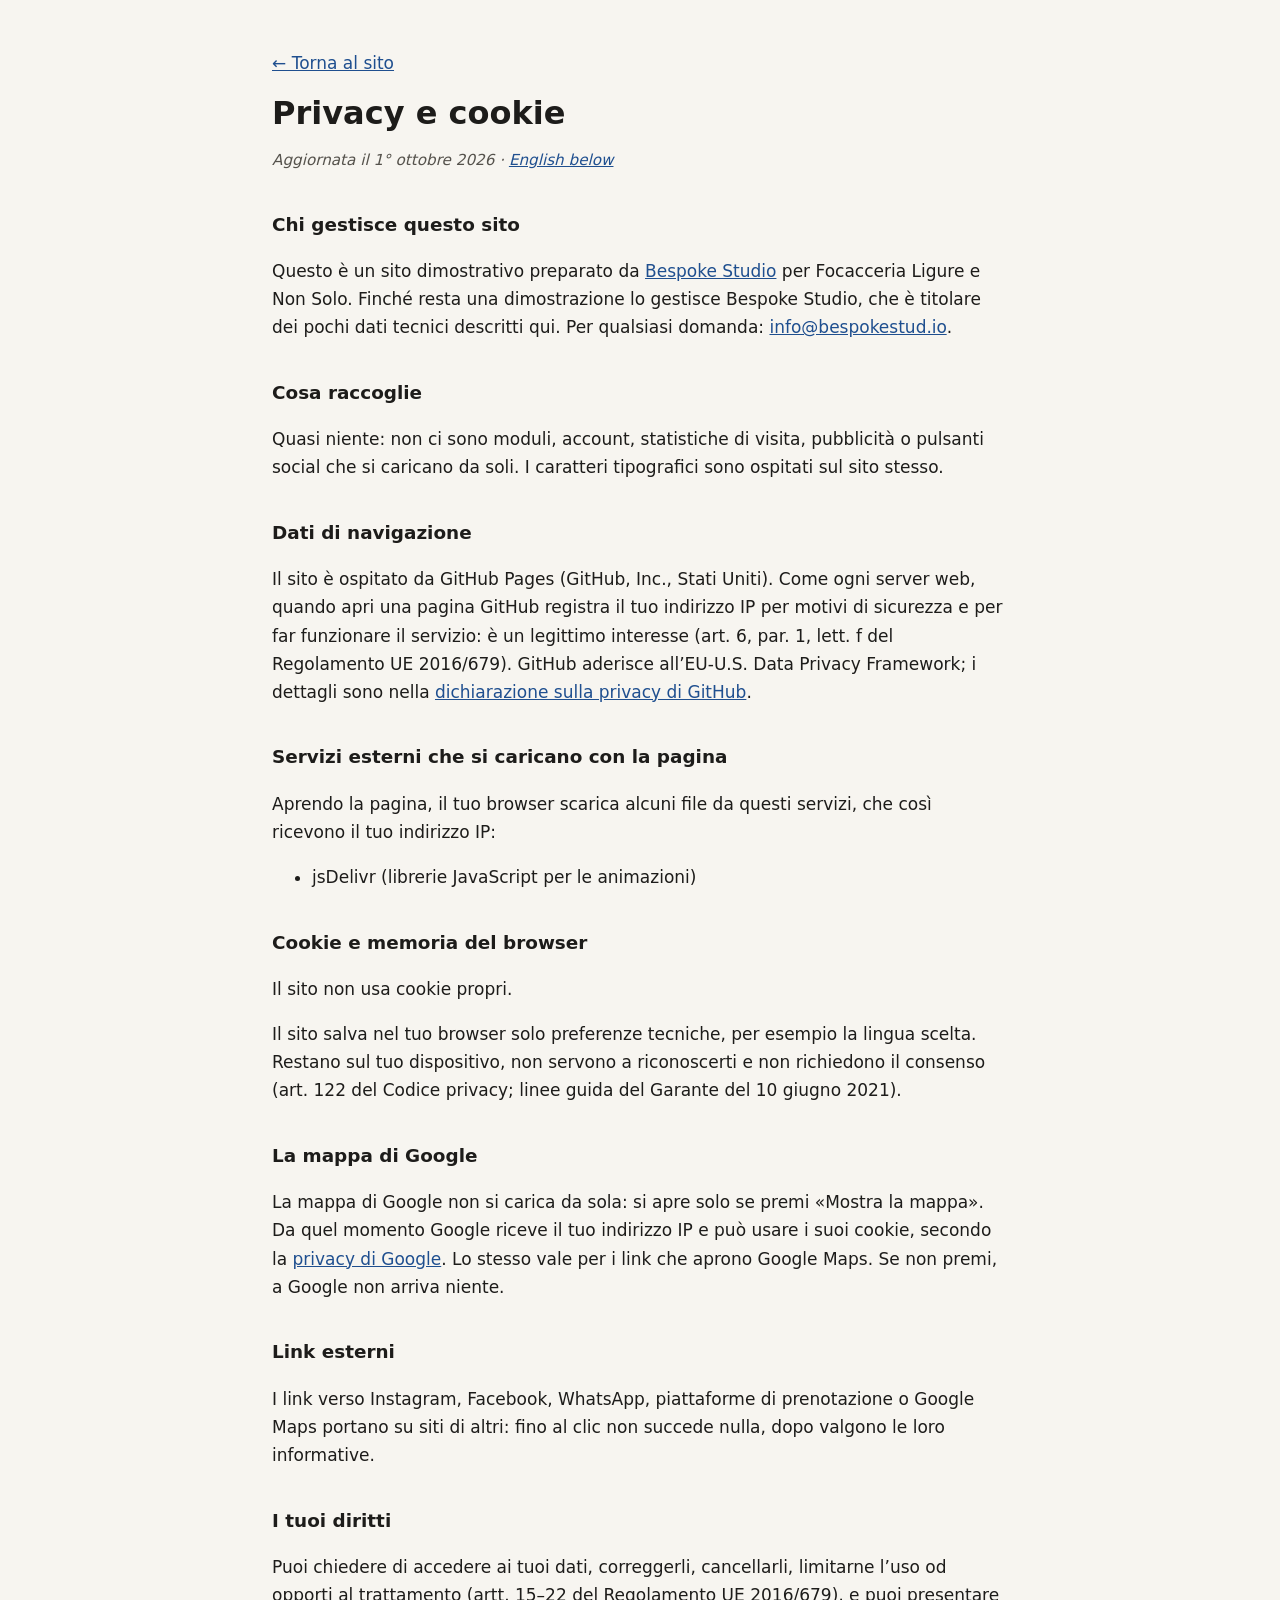
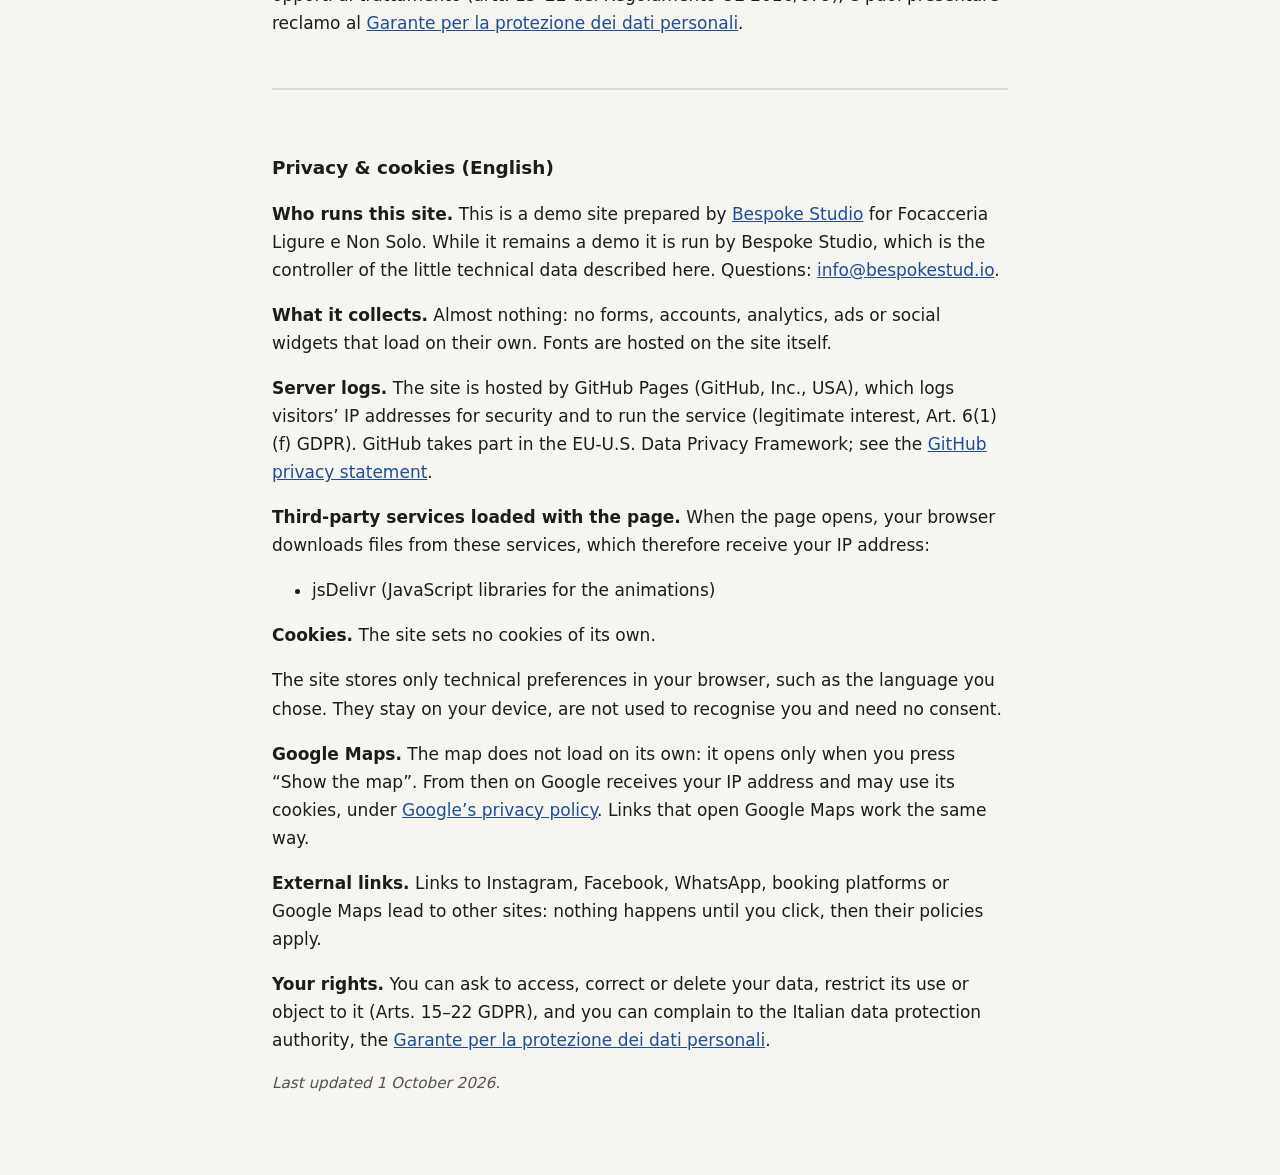
<file: privacy.html>
<!DOCTYPE html>
<html lang="it">
<head>
  <meta charset="UTF-8">
  <meta name="viewport" content="width=device-width, initial-scale=1.0">
  <meta name="robots" content="noindex">
  <title>Privacy e cookie · Focacceria Ligure e Non Solo</title>
  <meta name="description" content="Informativa privacy e cookie del sito Focacceria Ligure e Non Solo.">
  <style>
    body { margin: 0; background: #f7f5f0; color: #1d1c1a; font: 17px/1.65 system-ui, -apple-system, "Segoe UI", Roboto, sans-serif; }
    main { max-width: 46rem; margin: 0 auto; padding: 32px 20px 64px; }
    h1 { font-size: 2rem; line-height: 1.2; margin: 0.4em 0 0.2em; }
    h2 { font-size: 1.15rem; margin: 2em 0 0.4em; }
    a { color: #1f4f8f; }
    .data { color: #55524c; font-style: italic; font-size: 0.95rem; }
    .en { margin-top: 3em; padding-top: 1.5em; border-top: 2px solid #ddd8cc; }
    code { font-size: 0.9em; background: #ebe7dc; padding: 0 4px; border-radius: 3px; }
  </style>
</head>
<body>
<main>
  <p><a href="index.html">← Torna al sito</a></p>
  <h1>Privacy e cookie</h1>
  <p class="data">Aggiornata il 1° ottobre 2026 · <a href="#english" lang="en">English below</a></p>
  <h2>Chi gestisce questo sito</h2>
  <p>Questo è un sito dimostrativo preparato da <a href="https://bespokestud.io" rel="noopener">Bespoke Studio</a> per Focacceria Ligure e Non Solo. Finché resta una dimostrazione lo gestisce Bespoke Studio, che è titolare dei pochi dati tecnici descritti qui. Per qualsiasi domanda: <a href="mailto:info@bespokestud.io">info@bespokestud.io</a>.</p>
  <h2>Cosa raccoglie</h2>
  <p>Quasi niente: non ci sono moduli, account, statistiche di visita, pubblicità o pulsanti social che si caricano da soli. I caratteri tipografici sono ospitati sul sito stesso.</p>
  <h2>Dati di navigazione</h2>
  <p>Il sito è ospitato da GitHub Pages (GitHub, Inc., Stati Uniti). Come ogni server web, quando apri una pagina GitHub registra il tuo indirizzo IP per motivi di sicurezza e per far funzionare il servizio: è un legittimo interesse (art. 6, par. 1, lett. f del Regolamento UE 2016/679). GitHub aderisce all’EU-U.S. Data Privacy Framework; i dettagli sono nella <a href="https://docs.github.com/site-policy/privacy-policies/github-general-privacy-statement" rel="noopener">dichiarazione sulla privacy di GitHub</a>.</p>
  <h2>Servizi esterni che si caricano con la pagina</h2>
  <p>Aprendo la pagina, il tuo browser scarica alcuni file da questi servizi, che così ricevono il tuo indirizzo IP:</p>
  <ul><li>jsDelivr (librerie JavaScript per le animazioni)</li></ul>
  <h2>Cookie e memoria del browser</h2>
  <p>Il sito non usa cookie propri.</p>
  <p>Il sito salva nel tuo browser solo preferenze tecniche, per esempio la lingua scelta. Restano sul tuo dispositivo, non servono a riconoscerti e non richiedono il consenso (art. 122 del Codice privacy; linee guida del Garante del 10 giugno 2021).</p>
  <h2>La mappa di Google</h2>
  <p>La mappa di Google non si carica da sola: si apre solo se premi «Mostra la mappa». Da quel momento Google riceve il tuo indirizzo IP e può usare i suoi cookie, secondo la <a href="https://policies.google.com/privacy?hl=it" rel="noopener">privacy di Google</a>. Lo stesso vale per i link che aprono Google Maps. Se non premi, a Google non arriva niente.</p>
  <h2>Link esterni</h2>
  <p>I link verso Instagram, Facebook, WhatsApp, piattaforme di prenotazione o Google Maps portano su siti di altri: fino al clic non succede nulla, dopo valgono le loro informative.</p>
  
  <h2>I tuoi diritti</h2>
  <p>Puoi chiedere di accedere ai tuoi dati, correggerli, cancellarli, limitarne l’uso od opporti al trattamento (artt. 15–22 del Regolamento UE 2016/679), e puoi presentare reclamo al <a href="https://www.garanteprivacy.it" rel="noopener">Garante per la protezione dei dati personali</a>.</p>
  <div class="en" id="english" lang="en">
    <h2>Privacy &amp; cookies (English)</h2>
    <p><strong>Who runs this site.</strong> This is a demo site prepared by <a href="https://bespokestud.io" rel="noopener">Bespoke Studio</a> for Focacceria Ligure e Non Solo. While it remains a demo it is run by Bespoke Studio, which is the controller of the little technical data described here. Questions: <a href="mailto:info@bespokestud.io">info@bespokestud.io</a>.</p>
    <p><strong>What it collects.</strong> Almost nothing: no forms, accounts, analytics, ads or social widgets that load on their own. Fonts are hosted on the site itself.</p>
    <p><strong>Server logs.</strong> The site is hosted by GitHub Pages (GitHub, Inc., USA), which logs visitors’ IP addresses for security and to run the service (legitimate interest, Art. 6(1)(f) GDPR). GitHub takes part in the EU-U.S. Data Privacy Framework; see the <a href="https://docs.github.com/site-policy/privacy-policies/github-general-privacy-statement" rel="noopener">GitHub privacy statement</a>.</p>
    <p><strong>Third-party services loaded with the page.</strong> When the page opens, your browser downloads files from these services, which therefore receive your IP address:</p><ul><li>jsDelivr (JavaScript libraries for the animations)</li></ul>
    <p><strong>Cookies.</strong> The site sets no cookies of its own.</p>
    <p>The site stores only technical preferences in your browser, such as the language you chose. They stay on your device, are not used to recognise you and need no consent.</p>
    <p><strong>Google Maps.</strong> The map does not load on its own: it opens only when you press “Show the map”. From then on Google receives your IP address and may use its cookies, under <a href="https://policies.google.com/privacy?hl=en" rel="noopener">Google’s privacy policy</a>. Links that open Google Maps work the same way.</p>
    <p><strong>External links.</strong> Links to Instagram, Facebook, WhatsApp, booking platforms or Google Maps lead to other sites: nothing happens until you click, then their policies apply.</p>
    
    <p><strong>Your rights.</strong> You can ask to access, correct or delete your data, restrict its use or object to it (Arts. 15–22 GDPR), and you can complain to the Italian data protection authority, the <a href="https://www.garanteprivacy.it" rel="noopener">Garante per la protezione dei dati personali</a>.</p>
    <p class="data">Last updated 1 October 2026.</p>
  </div>
</main>
</body>
</html>
</file>
